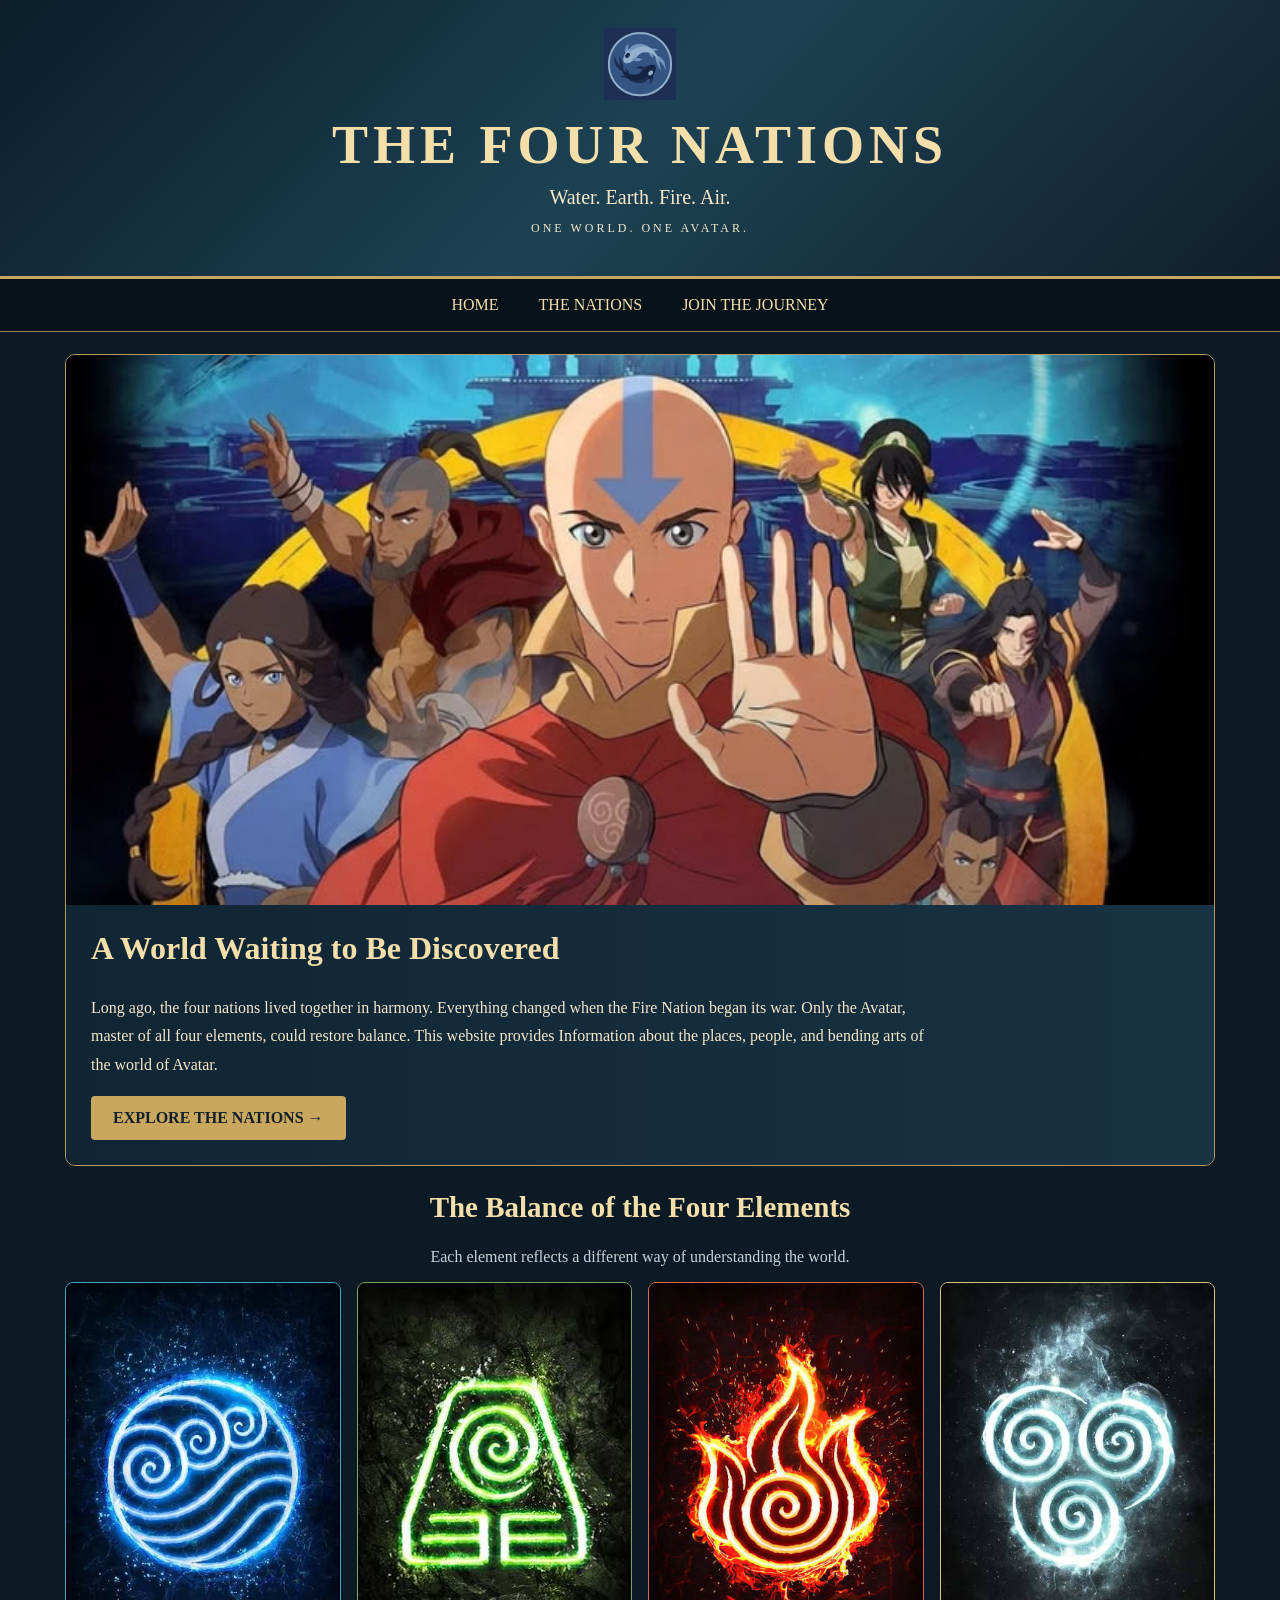
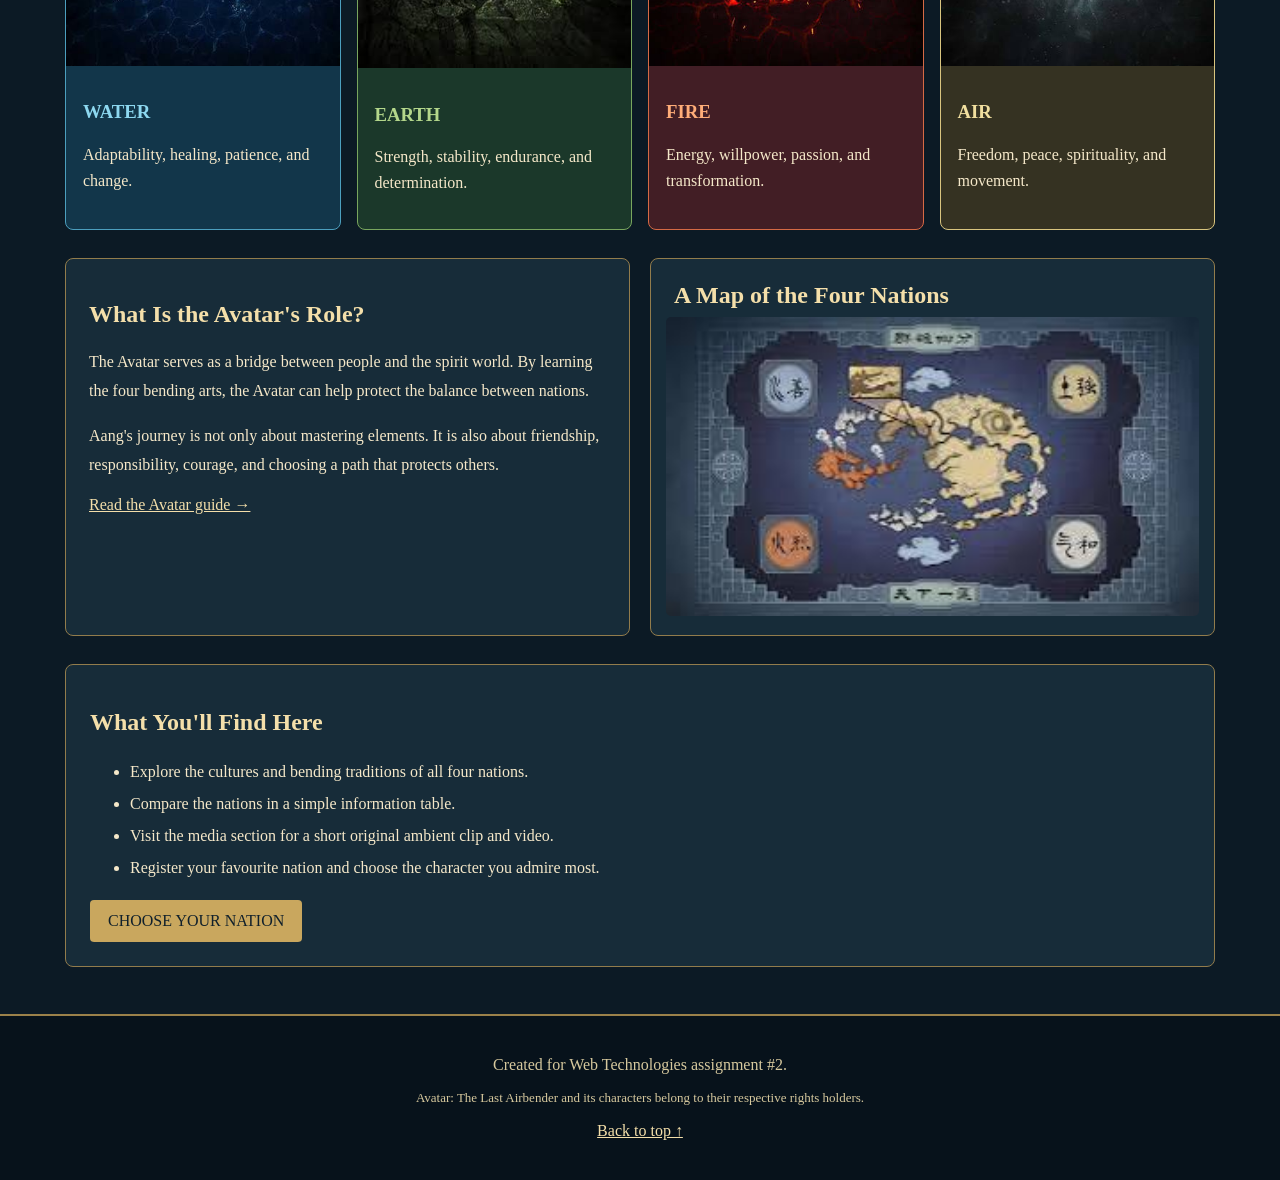
<file: index.html>
<!doctype html>
<html lang="en">
  <head>
    <meta charset="UTF-8" />
    <meta name="viewport" content="width=device-width, initial-scale=1.0" />
    <title>The Four Nations | Home</title>
  </head>
  <body
    style="
      margin: 0;
      font-family: Georgia, serif;
      background: #0c1a25;
      color: #f5e8c9;
    "
  >
    <!-- Main title and welcome message -->
    <header
      style="
        background: linear-gradient(135deg, #0b1d2b, #1d4254, #101f2b);
        text-align: center;
        padding: 28px 18px;
        border-bottom: 3px solid #c9a75e;
      "
    >
      <img
        src="images/Balance.jpg"
        alt="Yin and Yang symbol representing balance"
        style="width: 72px; height: 72px"
      />
      <h1
        style="
          font-size: clamp(30px, 5vw, 54px);
          letter-spacing: 5px;
          margin: 10px 0;
          color: #f4dfaa;
        "
      >
        THE FOUR NATIONS
      </h1>
      <p style="font-size: 20px; margin: 8px">Water. Earth. Fire. Air.</p>
      <p style="letter-spacing: 3px; font-size: 12px">ONE WORLD. ONE AVATAR.</p>
    </header>

    <!-- Main navigation -->
    <nav
      style="
        background: #07121b;
        text-align: center;
        padding: 17px;
        border-bottom: 1px solid #9b814a;
      "
    >
      <a
        href="index.html"
        style="color: #f4dfaa; margin: 12px 18px; text-decoration: none"
        >HOME</a
      >
      <a
        href="information.html"
        style="color: #f4dfaa; margin: 12px 18px; text-decoration: none"
        >THE NATIONS</a
      >
      <a
        href="registration.html"
        style="color: #f4dfaa; margin: 12px 18px; text-decoration: none"
        >JOIN THE JOURNEY</a
      >
    </nav>

    <main style="max-width: 1150px; margin: auto; padding: 22px">
      <!-- Hero section -->
      <section
        style="
          position: relative;
          overflow: hidden;
          border: 1px solid #b59a5b;
          border-radius: 10px;
          margin-bottom: 25px;
          background: #183344;
        "
      >
        <img
          src="images/Avatar.jpg"
          alt="Poster of Avatar Legends Movie"
          style="
            display: block;
            width: 100%;
            max-height: 550px;
            object-fit: cover;
          "
        />
        <div
          style="
            padding: 25px;
            background: linear-gradient(90deg, #102534, #183344);
          "
        >
          <h2 style="font-size: 32px; color: #f4dfaa; margin-top: 0">
            A World Waiting to Be Discovered
          </h2>
          <p style="line-height: 1.8; max-width: 850px">
            Long ago, the four nations lived together in harmony. Everything
            changed when the Fire Nation began its war. Only the Avatar, master
            of all four elements, could restore balance. This website provides Information about
            the places, people, and bending arts of the world of Avatar.
          </p>
          <a
            href="information.html"
            style="
              display: inline-block;
              background: #c9a75e;
              color: #10202b;
              text-decoration: none;
              padding: 13px 22px;
              font-weight: bold;
              border-radius: 4px;
            "
            >EXPLORE THE NATIONS →</a
          >
        </div>
      </section>

      <!-- Four element cards -->
      <section style="margin-bottom: 28px">
        <h2 style="text-align: center; color: #f4dfaa; font-size: 29px">
          The Balance of the Four Elements
        </h2>
        <p style="text-align: center; color: #c7d4d5">
          Each element reflects a different way of understanding the world.
        </p>
        <div
          style="
            display: grid;
            grid-template-columns: repeat(auto-fit, minmax(210px, 1fr));
            gap: 16px;
          "
        >
          <article
            style="
              background: #12364a;
              border: 1px solid #4c9fbe;
              border-radius: 8px;
              overflow: hidden;
            "
          >
            <img
              src="images/Water.jpg"
              alt="Elemental Symbol of the Water Tribe"
              style="width: 100%; display: block"
            />
            <div style="padding: 17px">
              <h3 style="color: #8dd8f0">WATER</h3>
              <p style="line-height: 1.6">
                Adaptability, healing, patience, and change.
              </p>
            </div>
          </article>
          <article
            style="
              background: #1b382a;
              border: 1px solid #79a65e;
              border-radius: 8px;
              overflow: hidden;
            "
          >
            <img
              src="images/Earth.jpg"
              alt="Elemental Symbol of the Earth Kingdom"
              style="width: 100%; display: block"
            />
            <div style="padding: 17px">
              <h3 style="color: #b4d78b">EARTH</h3>
              <p style="line-height: 1.6">
                Strength, stability, endurance, and determination.
              </p>
            </div>
          </article>
          <article
            style="
              background: #421e25;
              border: 1px solid #d66a45;
              border-radius: 8px;
              overflow: hidden;
            "
          >
            <img
              src="images/Fire.jpg"
              alt="Elemental Symbol of the Fire Nation"
              style="width: 100%; display: block"
            />
            <div style="padding: 17px">
              <h3 style="color: #ffad78">FIRE</h3>
              <p style="line-height: 1.6">
                Energy, willpower, passion, and transformation.
              </p>
            </div>
          </article>
          <article
            style="
              background: #353222;
              border: 1px solid #d9c57f;
              border-radius: 8px;
              overflow: hidden;
            "
          >
            <img
              src="images/Air.jpg"
              alt="Elemental Symbol of the Air Nomads"
              style="width: 100%; display: block"
            />
            <div style="padding: 17px">
              <h3 style="color: #f1df9f">AIR</h3>
              <p style="line-height: 1.6">
                Freedom, peace, spirituality, and movement.
              </p>
            </div>
          </article>
        </div>
      </section>

      <!-- Introduction and map -->
      <section
        style="
          display: grid;
          grid-template-columns: repeat(auto-fit, minmax(280px, 1fr));
          gap: 20px;
          margin-bottom: 28px;
        "
      >
        <div
          style="
            background: #172c39;
            padding: 23px;
            border: 1px solid #927c4c;
            border-radius: 8px;
          "
        >
          <h2 style="color: #f4dfaa">What Is the Avatar's Role?</h2>
          <p style="line-height: 1.8">
            The Avatar serves as a bridge between people and the spirit world.
            By learning the four bending arts, the Avatar can help protect the
            balance between nations.
          </p>
          <p style="line-height: 1.8">
            Aang's journey is not only about mastering elements. It is also
            about friendship, responsibility, courage, and choosing a path that
            protects others.
          </p>
          <a href="information.html" style="color: #f4dfaa"
            >Read the Avatar guide →</a
          >
        </div>
        <div
          style="
            background: #172c39;
            padding: 15px;
            border: 1px solid #927c4c;
            border-radius: 8px;
          "
        >
          <h2 style="color: #f4dfaa; margin: 8px">A Map of the Four Nations</h2>
          <img
            src="images/Map.jpg"
            alt="Official map showing areas for Water, Earth, Fire, and Air nations"
            style="width: 100%; border-radius: 5px"
          />
        </div>
      </section>

      <!-- Journey highlights -->
      <section
        style="
          background: #172c39;
          padding: 24px;
          border: 1px solid #927c4c;
          border-radius: 8px;
          margin-bottom: 25px;
        "
      >
        <h2 style="color: #f4dfaa">What You'll Find Here</h2>
        <ul style="line-height: 2">
          <li>
            Explore the cultures and bending traditions of all four nations.
          </li>
          <li>Compare the nations in a simple information table.</li>
          <li>
            Visit the media section for a short original ambient clip and video.
          </li>
          <li>
            Register your favourite nation and choose the character you admire
            most.
          </li>
        </ul>
        <a
          href="registration.html"
          style="
            display: inline-block;
            padding: 12px 18px;
            color: #10202b;
            background: #c9a75e;
            text-decoration: none;
            border-radius: 4px;
          "
          >CHOOSE YOUR NATION</a
        >
      </section>
    </main>

    <!-- Footer -->
    <footer
      style="
        background: #07121b;
        text-align: center;
        padding: 24px;
        border-top: 2px solid #9b814a;
        color: #d7c99e;
      "
    >
      <p>Created for Web Technologies assignment #2.</p>
      <p style="font-size: 13px">
        Avatar: The Last Airbender and its characters belong to their respective
        rights holders.
      </p>
      <p><a href="index.html" style="color: #f4dfaa">Back to top ↑</a></p>
    </footer>
  </body>
</html>
</file>
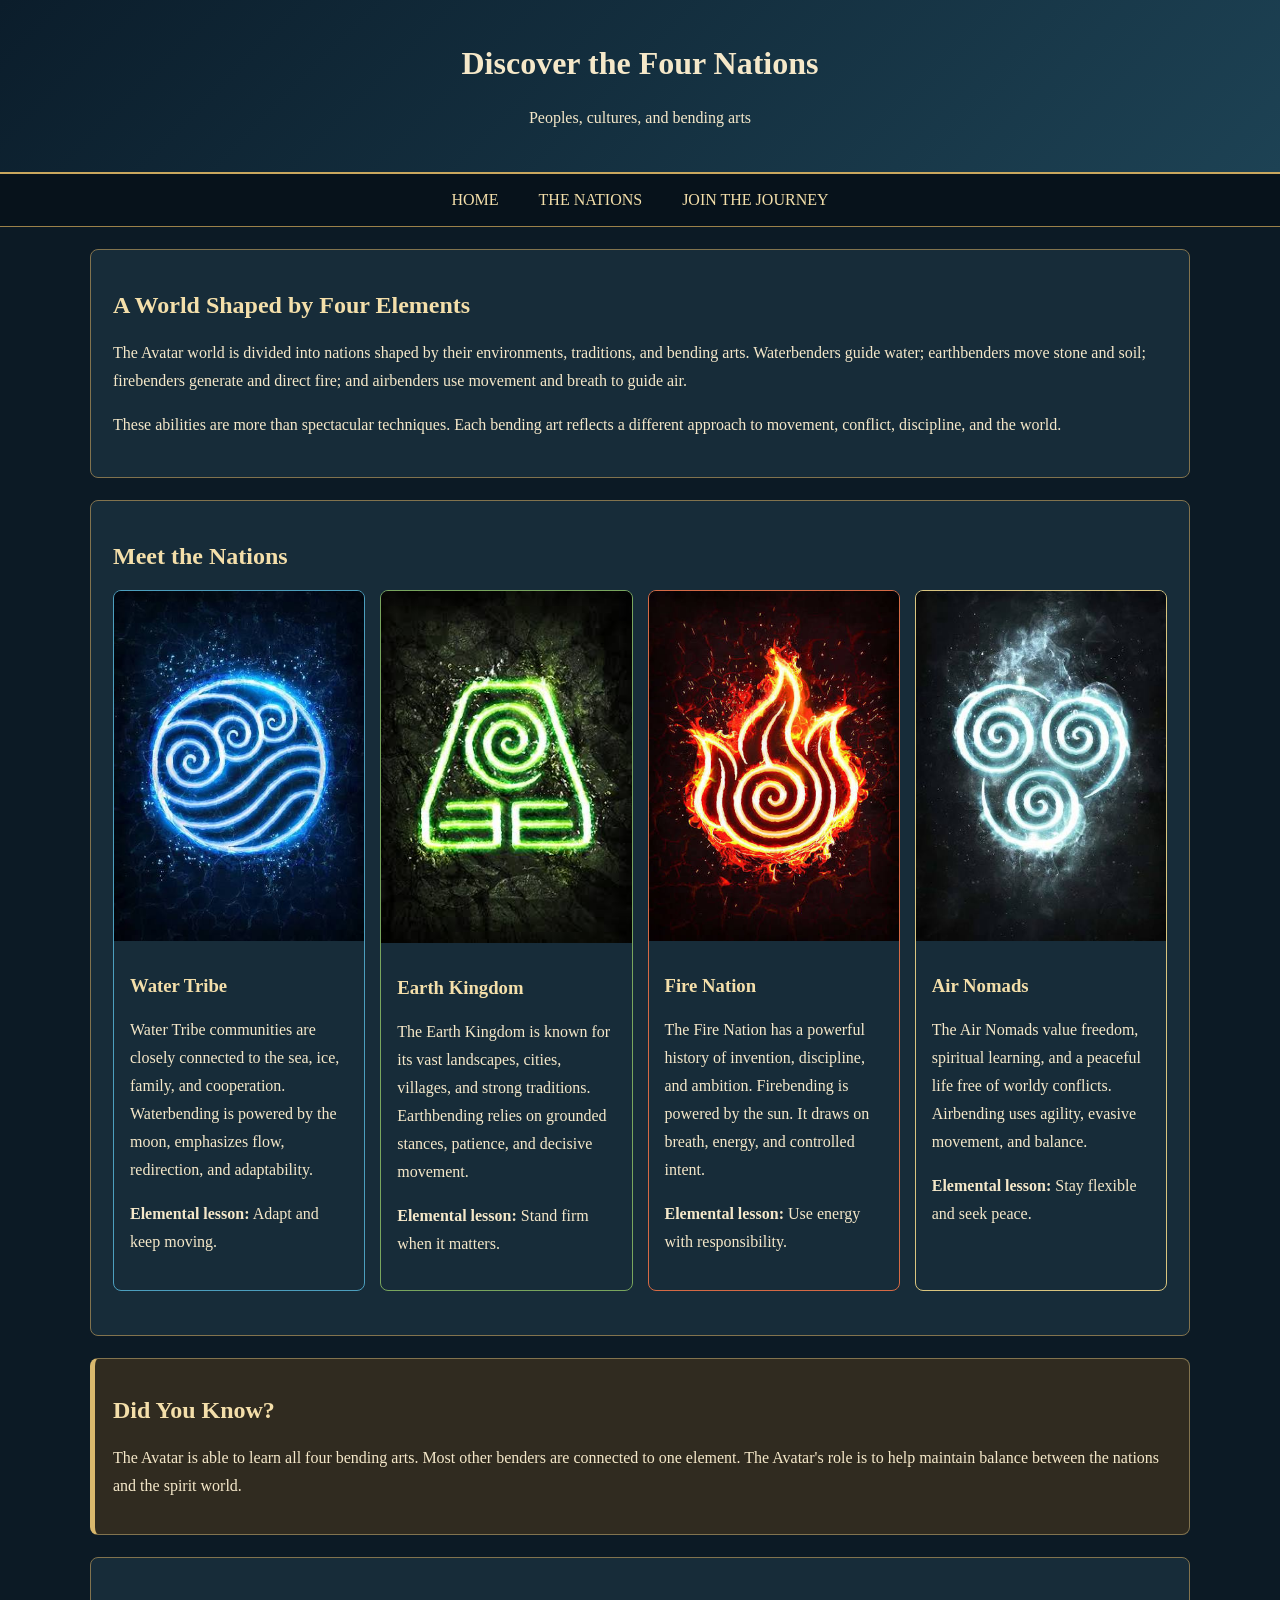
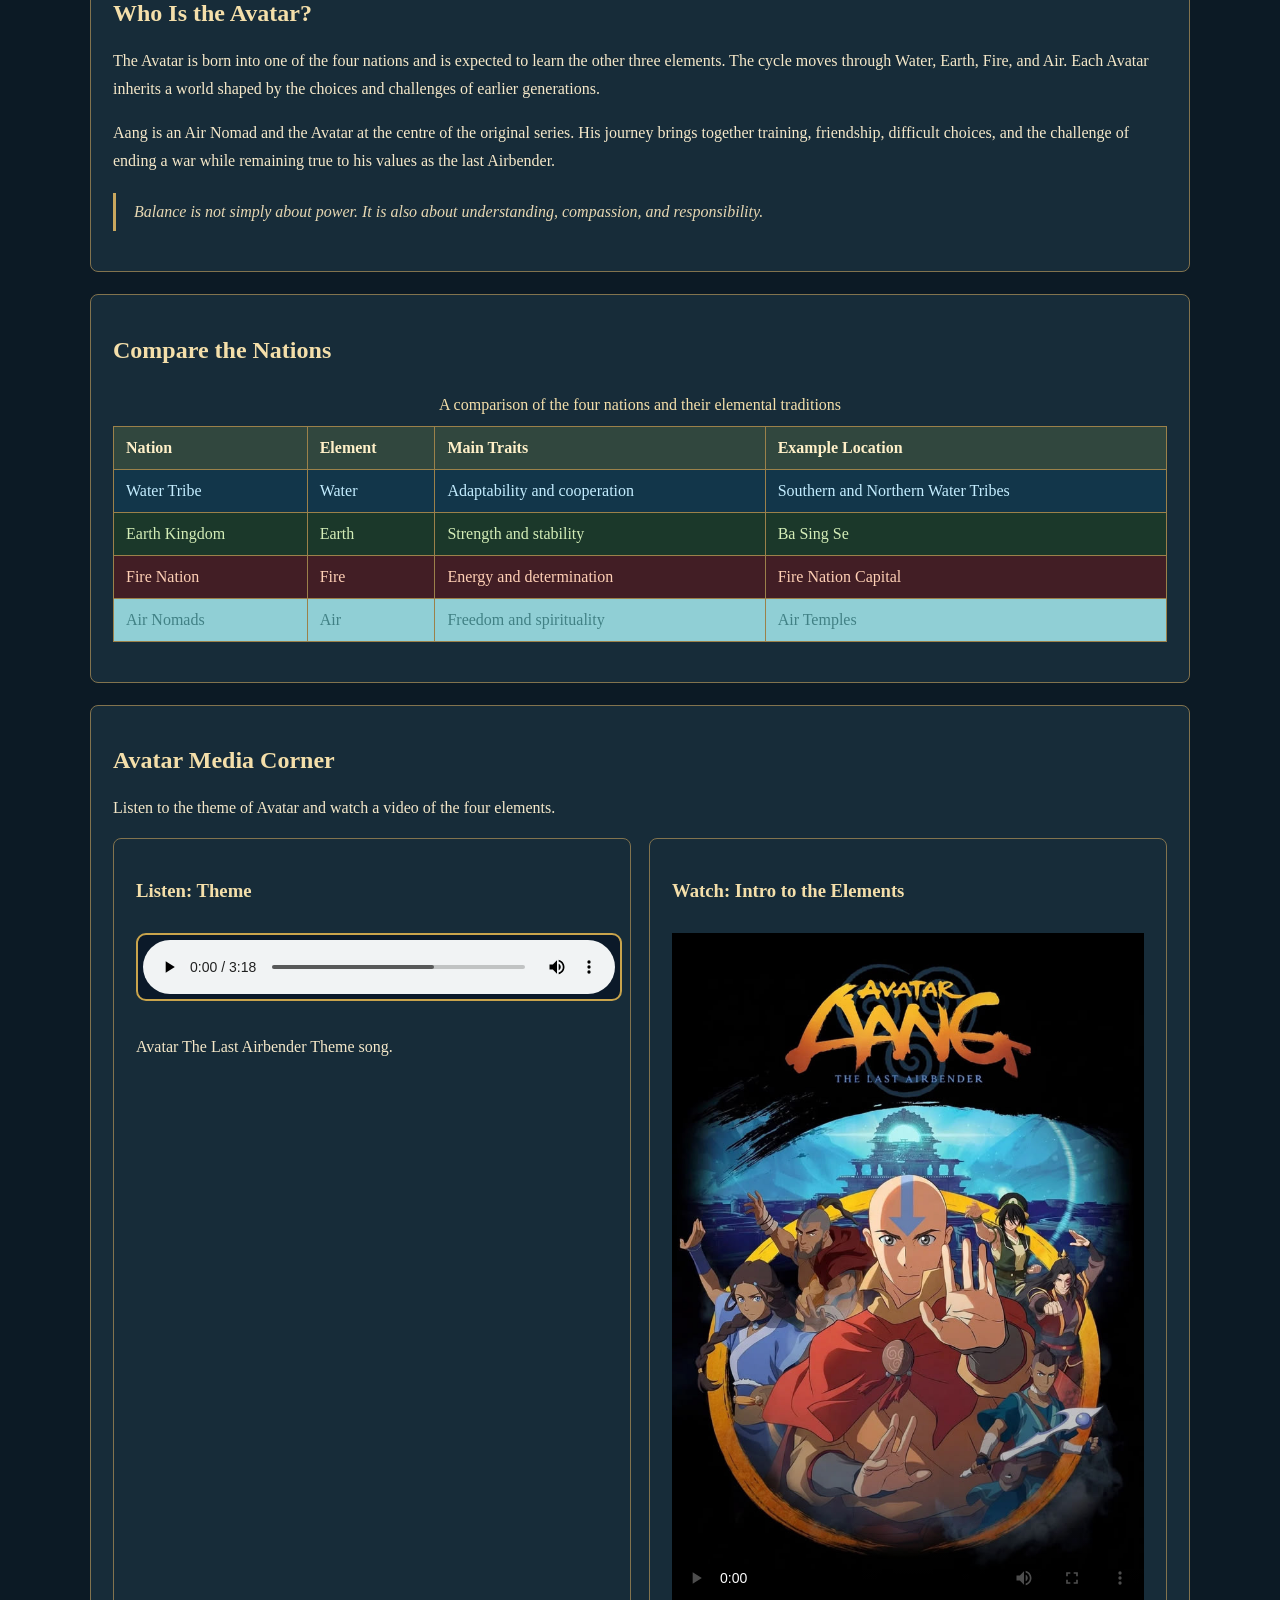
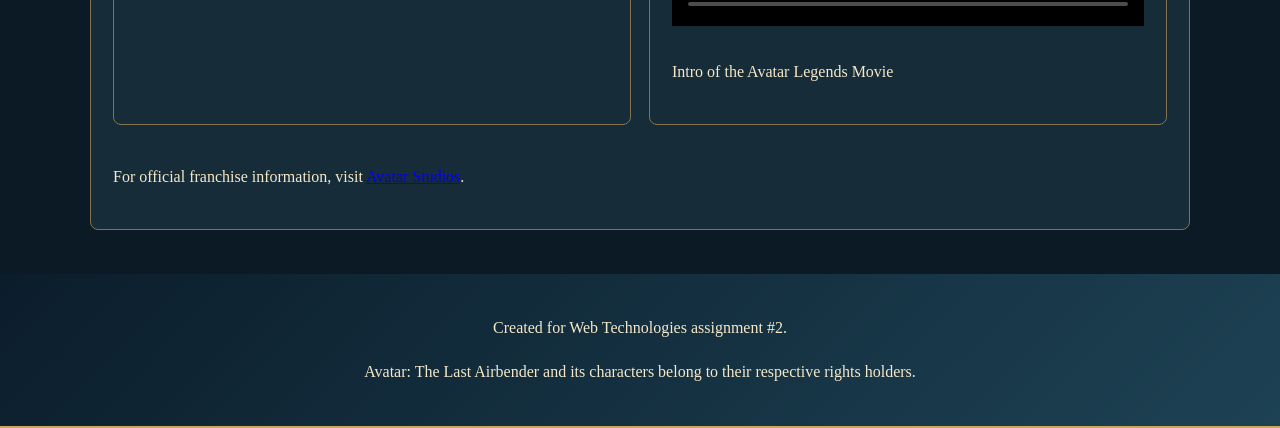
<file: information.html>
<!doctype html>
<html lang="en">
  <head>
    <meta charset="UTF-8" />
    <meta name="viewport" content="width=device-width, initial-scale=1.0" />
    <title>The Four Nations | Nation Guide</title>
    <style>
      /* Element selector */
      body {
        margin: 0;
        font-family: Georgia, serif;
        background: #0c1a25;
        color: #f5e8c9;
      }
      header,
      footer {
        background: linear-gradient(135deg, #0b1d2b, #1d4254);
        text-align: center;
        padding: 24px;
        border-bottom: 2px solid #c9a75e;
      }
      nav {
        background: #07121b;
        text-align: center;
        padding: 17px;
        border-bottom: 1px solid #9b814a;
      }
      nav a {
        color: #f4dfaa;
        margin: 12px 18px;
        text-decoration: none;
      }
      nav a:hover {
        color: #ffffff;
      }
      main {
        max-width: 1100px;
        margin: auto;
        padding: 22px;
      }
      h2,
      h3 {
        color: #f4dfaa;
      }
      p {
        line-height: 1.75;
      }
      article,
      section,
      aside {
        background: #172c39;
        padding: 22px;
        border: 1px solid #82734e;
        border-radius: 8px;
        margin-bottom: 22px;
      }
      img {
        max-width: 100%;
      }
      audio {
    width: 100%;
    background-color: #0b1929;
    border: 2px solid #c9a44c;
    border-radius: 10px;
    padding: 5px;
    }
      /* Class selector */
      .notice {
        background: #302b20;
        border-left: 5px solid #d9b86d;
        padding: 18px;
      }
      .nation-grid {
        display: grid;
        grid-template-columns: repeat(auto-fit, minmax(220px, 1fr));
        gap: 15px;
      }
      .nation-card {
        padding: 0;
        overflow: hidden;
      }
      .nation-card img {
        width: 100%;
        display: block;
      }
      .nation-card div {
        padding: 16px;
      }
      .water {
        border-color: #4c9fbe;
      }
      .earth {
        border-color: #79a65e;
      }
      .fire {
        border-color: #d66a45;
      }
      .air {
        border-color: #d9c57f;
      }
      .audio-player {
    background-color: #101f30;
    border: 1px solid #c9a44c;
    border-radius: 12px;
    padding: 15px;
    color: #f3d98b;
    max-width: 500px;
    }

.audio-player audio {
    width: 100%;
    }
      /* ID selector */
      #nation-table {
        width: 100%;
        border-collapse: collapse;
        margin: 18px 0;
        background: #102432;
      }
      #nation-table th,
      #nation-table td {
        border: 1px solid #9b814a;
        padding: 12px;
        text-align: left;
      }
      #nation-table th {
        background: #31473e;
        color: #fff0c8;
      }
      #nation-table tr:nth-child(even) {
        background: #1b3340;
      }

      /* Colors for each element's table row */
      #nation-table tbody tr.water-row {
        background: #12364a;
        color: #c4edff;
      }

      #nation-table tbody tr.earth-row {
        background: #1b382a;
        color: #d4edb7;
      }

      #nation-table tbody tr.fire-row {
        background: #421e25;
        color: #ffd0b5;
      }

      #nation-table tbody tr.air-row {
        background: #90cfd5;
        color: #418185;
      }

      /* Highlight a row when the mouse hovers over it */
      #nation-table tbody tr:hover {
        filter: brightness(1.15);
      }

      /* Attribute selector */
      a[target="_blank"] {
        color: #f4dfaa;
        font-weight: bold;
      }
      .media-grid {
        display: grid;
        grid-template-columns: repeat(auto-fit, minmax(280px, 1fr));
        gap: 18px;
      }
      audio,
      video {
        width: 100%;
        margin: 12px 0;
      }
      blockquote {
        border-left: 3px solid #c9a75e;
        margin: 18px 0;
        padding: 10px 18px;
        color: #e6d7b2;
        font-style: italic;
      }
      @media (max-width: 600px) {
        nav a {
          display: inline-block;
          margin: 8px;
        }
        main {
          padding: 12px;
        }
        article,
        section,
        aside {
          padding: 15px;
        }
      }
    </style>
  </head>
  <body>
    <!-- Page header -->
    <header>
      <h1>Discover the Four Nations</h1>
      <p>Peoples, cultures, and bending arts</p>
    </header>

    <!-- Navigation -->
    <nav>
      <a href="index.html">HOME</a>
      <a href="information.html">THE NATIONS</a>
      <a href="registration.html">JOIN THE JOURNEY</a>
    </nav>

    <main>
      <!-- Page introduction -->
      <article>
        <h2>A World Shaped by Four Elements</h2>
        <p>
          The Avatar world is divided into nations shaped by their environments,
          traditions, and bending arts. Waterbenders guide water; earthbenders
          move stone and soil; firebenders generate and direct fire; and
          airbenders use movement and breath to guide air.
        </p>
        <p>
          These abilities are more than spectacular techniques. Each bending art
          reflects a different approach to movement, conflict, discipline, and
          the world.
        </p>
      </article>

      <!-- Four nation cards -->
      <section>
        <h2>Meet the Nations</h2>
        <div class="nation-grid">
          <article class="nation-card water">
            <img
              src="images/Water.jpg"
              alt="Elemental Symbol of the Water Tribe"
            />
            <div>
              <h3>Water Tribe</h3>
              <p>
                Water Tribe communities are closely connected to the sea, ice,
                family, and cooperation. Waterbending is powered by the moon,
                emphasizes flow, redirection, and adaptability.
              </p>
              <p><strong>Elemental lesson:</strong> Adapt and keep moving.</p>
            </div>
          </article>
          <article class="nation-card earth">
            <img
              src="images/Earth.jpg"
              alt="Elemental Symbol of the Earth Kingdom"
            />
            <div>
              <h3>Earth Kingdom</h3>
              <p>
                The Earth Kingdom is known for its vast landscapes, cities,
                villages, and strong traditions. Earthbending relies on grounded
                stances, patience, and decisive movement.
              </p>
              <p>
                <strong>Elemental lesson:</strong> Stand firm when it matters.
              </p>
            </div>
          </article>
          <article class="nation-card fire">
            <img
              src="images/Fire.jpg"
              alt="Elemental Symbol of the Fire Nation"
            />
            <div>
              <h3>Fire Nation</h3>
              <p>
                The Fire Nation has a powerful history of invention, discipline,
                and ambition. Firebending is powered by the sun. It draws on
                breath, energy, and controlled intent.
              </p>
              <p>
                <strong>Elemental lesson:</strong> Use energy with
                responsibility.
              </p>
            </div>
          </article>
          <article class="nation-card air">
            <img
              src="images/Air.jpg"
              alt="Elemental Symbol of the Air Nomads"
            />
            <div>
              <h3>Air Nomads</h3>
              <p>
                The Air Nomads value freedom, spiritual learning, and a peaceful
                life free of worldy conflicts. Airbending uses agility, evasive
                movement, and balance.
              </p>
              <p>
                <strong>Elemental lesson:</strong> Stay flexible and seek peace.
              </p>
            </div>
          </article>
        </div>
      </section>

      <!-- Aside fact -->
      <aside class="notice">
        <h2>Did You Know?</h2>
        <p>
          The Avatar is able to learn all four bending arts. Most other benders
          are connected to one element. The Avatar's role is to help maintain
          balance between the nations and the spirit world.
        </p>
      </aside>

      <!-- Avatar article -->
      <article>
        <h2>Who Is the Avatar?</h2>
        <p>
          The Avatar is born into one of the four nations and is expected to
          learn the other three elements. The cycle moves through Water, Earth,
          Fire, and Air. Each Avatar inherits a world shaped by the choices and
          challenges of earlier generations.
        </p>
        <p>
          Aang is an Air Nomad and the Avatar at the centre of the original
          series. His journey brings together training, friendship, difficult
          choices, and the challenge of ending a war while remaining true to his
          values as the last Airbender.
        </p>
        <blockquote>
          Balance is not simply about power. It is also about understanding,
          compassion, and responsibility.
        </blockquote>
      </article>

      <!-- Required table -->
      <section>
        <h2>Compare the Nations</h2>
        <table id="nation-table">
          <caption style="padding: 12px; color: #f4dfaa">
            A comparison of the four nations and their elemental traditions
          </caption>
          <thead>
            <tr>
              <th>Nation</th>
              <th>Element</th>
              <th>Main Traits</th>
              <th>Example Location</th>
            </tr>
          </thead>
          <tbody>
            
<tr class="water-row">
    <td>Water Tribe</td>
    <td>Water</td>
    <td>Adaptability and cooperation</td>
    <td>Southern and Northern Water Tribes</td>
</tr>
<tr class="earth-row">
    <td>Earth Kingdom</td>
    <td>Earth</td>
    <td>Strength and stability</td>
    <td>Ba Sing Se</td>
</tr>
<tr class="fire-row">
    <td>Fire Nation</td>
    <td>Fire</td>
    <td>Energy and determination</td>
    <td>Fire Nation Capital</td>
</tr>
<tr class="air-row">
    <td>Air Nomads</td>
    <td>Air</td>
    <td>Freedom and spirituality</td>
    <td>Air Temples</td>
</tr>

          </tbody>
        </table>
      </section>

      <!-- Multimedia: original local media files are included in this project -->
      <section>
        <h2>Avatar Media Corner</h2>
        <p>
          Listen to the theme of Avatar and watch a video of the four elements.
        </p>
        <div class="media-grid">
          <article>
            <h3>Listen: Theme</h3>
            <audio controls>
              <source src="Audio/Theme_song.mp3" type="audio/mp3" />
              Your browser cannot play this audio file.
            </audio>
            <p>Avatar The Last Airbender Theme song.</p>
          </article>
          
          <article>
            <h3>Watch: Intro to the Elements</h3>
            <video controls poster="images/Avatar.jpg">
              <source src="video/Intro.mp4" type="video/mp4" />
              Your browser cannot play this video. Please use a modern browser.
            </video>
            <p>Intro of the Avatar Legends Movie</p>
          </article>
        </div>
        <p>
          For official franchise information, visit
          <a href="https://www.avatarstudiosofficial.com/">Avatar Studios</a>.
        </p>
      </section>
    </main>

    <!-- Footer -->
    <footer>
      <p>Created for Web Technologies assignment #2.</p>
      <p>
        Avatar: The Last Airbender and its characters belong to their respective
        rights holders.
      </p>
    </footer>
  </body>
</html>
</file>
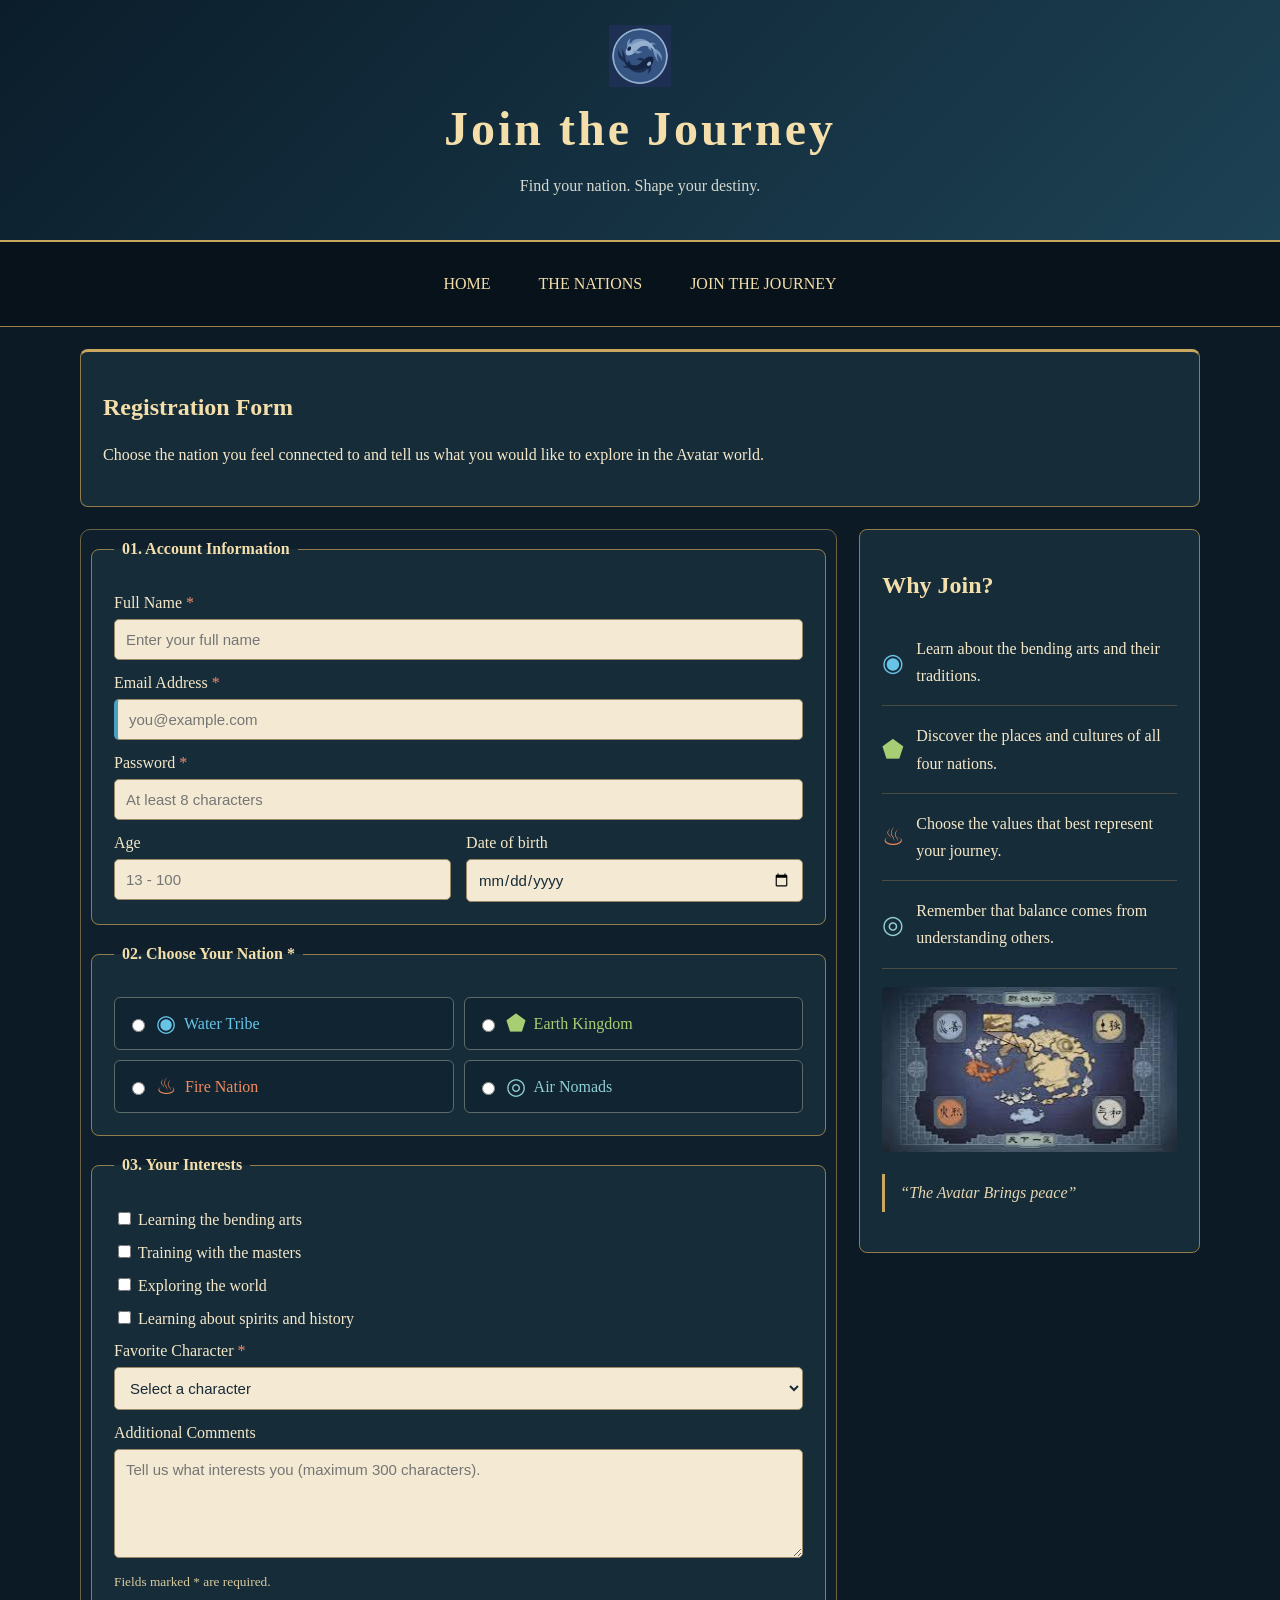
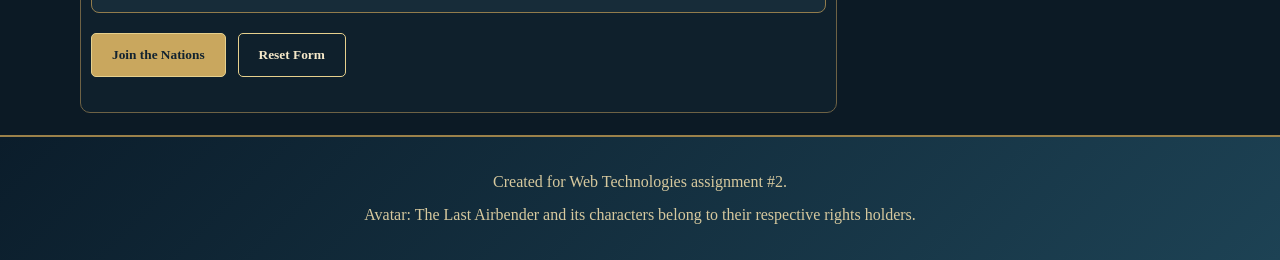
<file: registration.html>
<!doctype html>
<html lang="en">
  <head>
    <meta charset="UTF-8" />
    <meta name="viewport" content="width=device-width, initial-scale=1.0" />
    <title>The Four Nations | Join the Journey</title>
    <link rel="stylesheet" href="style.css" />
  </head>
  <body>
    <!-- Page header -->
    <header class="page-header">
      <img
        src="images/Balance.jpg"
        alt="Yin and Yang symbol representing balance"
        class="header-symbol"
      />
      <h1>Join the Journey</h1>
      <p>Find your nation. Shape your destiny.</p>
    </header>

    <!-- Navigation -->
    <nav>
      <a href="index.html">HOME</a>
      <a href="information.html">THE NATIONS</a>
      <a href="registration.html">JOIN THE JOURNEY</a>
    </nav>

    <main>
      <section class="intro-panel">
        <h2>Registration Form</h2>
        <p>
          Choose the nation you feel connected to and tell us what you would
          like to explore in the Avatar world. 
        </p>
      </section>

      <div class="form-layout">
        <form id="registration-form" action="#" method="get">
          <fieldset>
            <legend>01. Account Information</legend>

            <label for="fullname">Full Name <span>*</span></label>
            <input
              type="text"
              id="fullname"
              name="fullname"
              placeholder="Enter your full name"
              required
            />

            <label for="email">Email Address <span>*</span></label>
            <input
              type="email"
              id="email"
              name="email"
              placeholder="you@example.com"
              required
            />

            <label for="password">Password <span>*</span></label>
            <input
              type="password"
              id="password"
              name="password"
              minlength="8"
              placeholder="At least 8 characters"
              required
            />

            <div class="two-columns">
              <div>
                <label for="age">Age</label>
                <input
                  type="number"
                  id="age"
                  name="age"
                  min="13"
                  max="100"
                  placeholder="13 - 100"
                />
              </div>
              <div>
              <label for="date">Date of birth</label>
            <input type="date" id="date" name="date" max="2026-10-21" />  
              </div>
            </div>
          </fieldset>

          <fieldset>
            <legend>02. Choose Your Nation <span>*</span></legend>
            <div class="choice-grid">
              <label class="choice water-choice"
                ><input
                  type="radio"
                  name="nation"
                  value="Water Tribe"
                  required
                />
                <span class="element-icon">◉</span> Water Tribe</label
              >
              <label class="choice earth-choice"
                ><input type="radio" name="nation" value="Earth Kingdom" />
                <span class="element-icon">⬟</span> Earth Kingdom</label
              >
              <label class="choice fire-choice"
                ><input type="radio" name="nation" value="Fire Nation" />
                <span class="element-icon">♨</span> Fire Nation</label
              >
              <label class="choice air-choice"
                ><input type="radio" name="nation" value="Air Nomads" />
                <span class="element-icon">◎</span> Air Nomads</label
              >
            </div>
          </fieldset>

          <fieldset>
            <legend>03. Your Interests</legend>
            <label class="check-choice"
              ><input type="checkbox" name="interests" value="Bending" />
              Learning the bending arts</label
            >
            <label class="check-choice"
              ><input type="checkbox" name="interests" value="Training" />
              Training with the masters</label
            >
            <label class="check-choice"
              ><input type="checkbox" name="interests" value="Adventure" />
              Exploring the world</label
            >
            <label class="check-choice"
              ><input type="checkbox" name="interests" value="Spirits" />
              Learning about spirits and history</label
            >

            <label for="character">Favorite Character <span>*</span></label>
            <select id="character" name="character" required>
              <option value="" disabled selected>Select a character</option>
              <option value="Aang">Aang</option>
              <option value="Katara">Katara</option>
              <option value="Sokka">Sokka</option>
              <option value="Toph">Toph</option>
              <option value="Zuko">Zuko</option>
              <option value="Iroh">Uncle Iroh</option>
              <option value="Appa">Appa</option>
            </select>

            <label for="comments">Additional Comments</label>
            <textarea
              id="comments"
              name="comments"
              rows="5"
              maxlength="300"
              placeholder="Tell us what interests you (maximum 300 characters)."
            ></textarea>
            <small>Fields marked * are required.</small>
          </fieldset>

          <div class="buttons">
            <button type="submit">Join the Nations</button>
            <button type="reset" class="reset-button">Reset Form</button>
          </div>
        </form>

        <aside class="side-panel">
          <h2>Why Join?</h2>
          <div class="side-item">
            <span class="element-icon water-choice">◉</span>
            <p>Learn about the bending arts and their traditions.</p>
          </div>

          <div class="side-item">
            <span class="element-icon earth-choice">⬟</span>
            <p>Discover the places and cultures of all four nations.</p>
          </div>

          <div class="side-item">
            <span class="element-icon fire-choice">♨</span>
            <p>Choose the values that best represent your journey.</p>
          </div>

          <div class="side-item">
            <span class="element-icon air-choice">◎</span>
            <p>Remember that balance comes from understanding others.</p>
          </div>
          <img
            src="images/Map.jpg"
            alt="Illustrated map of the four nations"
            class="side-map"
          />
          <blockquote>“The Avatar Brings peace”</blockquote>
        </aside>
      </div>
    </main>

    <!-- Footer -->
    <footer>
      <p>Created for Web Technologies assignment #2.</p>
      <p>
       Avatar: The Last Airbender and its characters belong to their respective
       rights holders.
      </p>
    </footer>
  </body>
</html>
</file>
<file: style.css>
/* Element selector */
body {
    margin: 0;
    font-family: Georgia, "Times New Roman", serif;
    background: #0c1a25;
    color: #f5e8c9;
}
header, footer {
    background: linear-gradient(135deg, #0b1d2b, #1d4254);
    text-align: center;
    padding: 25px 18px;
    border-bottom: 2px solid #c9a75e;
}
.page-header h1 {
    color: #f4dfaa;
    font-size: clamp(32px, 5vw, 48px);
    letter-spacing: 3px;
    margin: 10px 0;
}
.page-header p { color: #d5d9d0; }
.header-symbol { width: 62px; height: 62px; }
nav {
    background: #07121b;
    text-align: center;
    padding: 17px;
    border-bottom: 1px solid #9b814a;
}
nav a {
    color: #f4dfaa;
    margin: 10px 16px;
    text-decoration: none;
    display: inline-block;
    padding: 6px;
}
nav a:hover { background: #6c3b2d; color: white; }
main { max-width: 1120px; margin: auto; padding: 22px; }
h2, h3 { color: #f4dfaa; }
p { line-height: 1.7; }
.intro-panel, fieldset, .side-panel {
    background: #172c39;
    border: 1px solid #927c4c;
    border-radius: 8px;
    padding: 22px;
    margin-bottom: 22px;
}
.intro-panel { border-top: 3px solid #c9a75e; }
/* Class selector */
.notice {
    background: #302b20;
    padding: 15px;
    border-left: 5px solid #d9b86d;
}
.form-layout {
    display: grid;
    grid-template-columns: minmax(0, 2fr) minmax(230px, 0.9fr);
    gap: 22px;
    align-items: start;
}
fieldset { margin: 0 0 20px; }
legend { color: #f4dfaa; font-weight: bold; padding: 0 8px; }
label { display: block; margin: 14px 0 7px; }
label span { color: #f18c6b; }
input, select, textarea {
    box-sizing: border-box;
    width: 100%;
    padding: 11px;
    border: 1px solid #9a8a68;
    border-radius: 5px;
    background: #f4ead3;
    color: #172a37;
    font: 15px Arial, sans-serif;
}
textarea { resize: vertical; }
input[type="radio"], input[type="checkbox"] {
    width: auto;
    accent-color: #c9a75e;
}
.two-columns {
    display: grid;
    grid-template-columns: 1fr 1fr;
    gap: 15px;
}
.choice-grid {
    display: grid;
    grid-template-columns: 1fr 1fr;
    gap: 10px;
    margin-top: 12px;
}
label.choice {
    display: flex;
    align-items: center;
    gap: 8px;
    background: #102432;
    border: 1px solid #5d6b68;
    border-radius: 6px;
    padding: 12px;
    margin: 0;
}
.choice input { flex-shrink: 0; }
.element-icon { font-size: 23px; }
.water-choice .element-icon { color: #67c4e7; }
.earth-choice .element-icon { color: #a7ce73; }
.fire-choice .element-icon { color: #f18a5d; }
.air-choice .element-icon { color: #90cfd5; }


.water-choice {
    color: #67c4e7;
}

.earth-choice {
    color: #a7ce73;
}

.fire-choice {
    color: #f18a5d;
}

.air-choice {
    color: #90cfd5;
}

label.check-choice { margin: 13px 0; }
small { display: block; margin-top: 12px; color: #d7c99e; }
/* ID selector */
#registration-form {
    padding: 10px;
    background: #0f202c;
    border: 1px solid #6e6245;
    border-radius: 10px;
}
/* Attribute selector */
input[type="email"] {
    border-left: 4px solid #4c9fbe;
}
input:focus, select:focus, textarea:focus {
    outline: 2px solid #e2c16e;
    border-color: #e2c16e;
}
.buttons { display: flex; gap: 12px; margin: 6px 0 25px; }
button {
    background: #c9a75e;
    color: #122330;
    border: 1px solid #e6d08d;
    border-radius: 5px;
    padding: 13px 20px;
    font-family: Georgia, serif;
    font-weight: bold;
    cursor: pointer;
}
button:hover { background: #e4c97b; transform: translateY(-1px); }
button.reset-button { background: transparent; color: #f5e8c9; }
button.reset-button:hover { background: #6c3b2d; }
.side-panel { position: sticky; top: 18px; }
.side-item { display: flex; gap: 12px; align-items: center; border-bottom: 1px solid #4c4d42; }
.side-item span { font-size: 25px; }
.side-map { width: 100%; margin-top: 18px; border-radius: 5px; }
blockquote { border-left: 3px solid #c9a75e; margin: 18px 0; padding: 10px 15px; color: #e6d7b2; font-style: italic; }
footer { border-top: 2px solid #9b814a; border-bottom: 0; color: #d7c99e; }
footer p { margin: 6px; }
@media (max-width: 760px) {
    .form-layout { grid-template-columns: 1fr; }
    .side-panel { position: static; }
    main { padding: 12px; }
    .two-columns { grid-template-columns: 1fr; }
}
@media (max-width: 460px) {
    .choice-grid { grid-template-columns: 1fr; }
    nav a { margin: 5px; }
    .buttons { flex-direction: column; }
}
</file>
